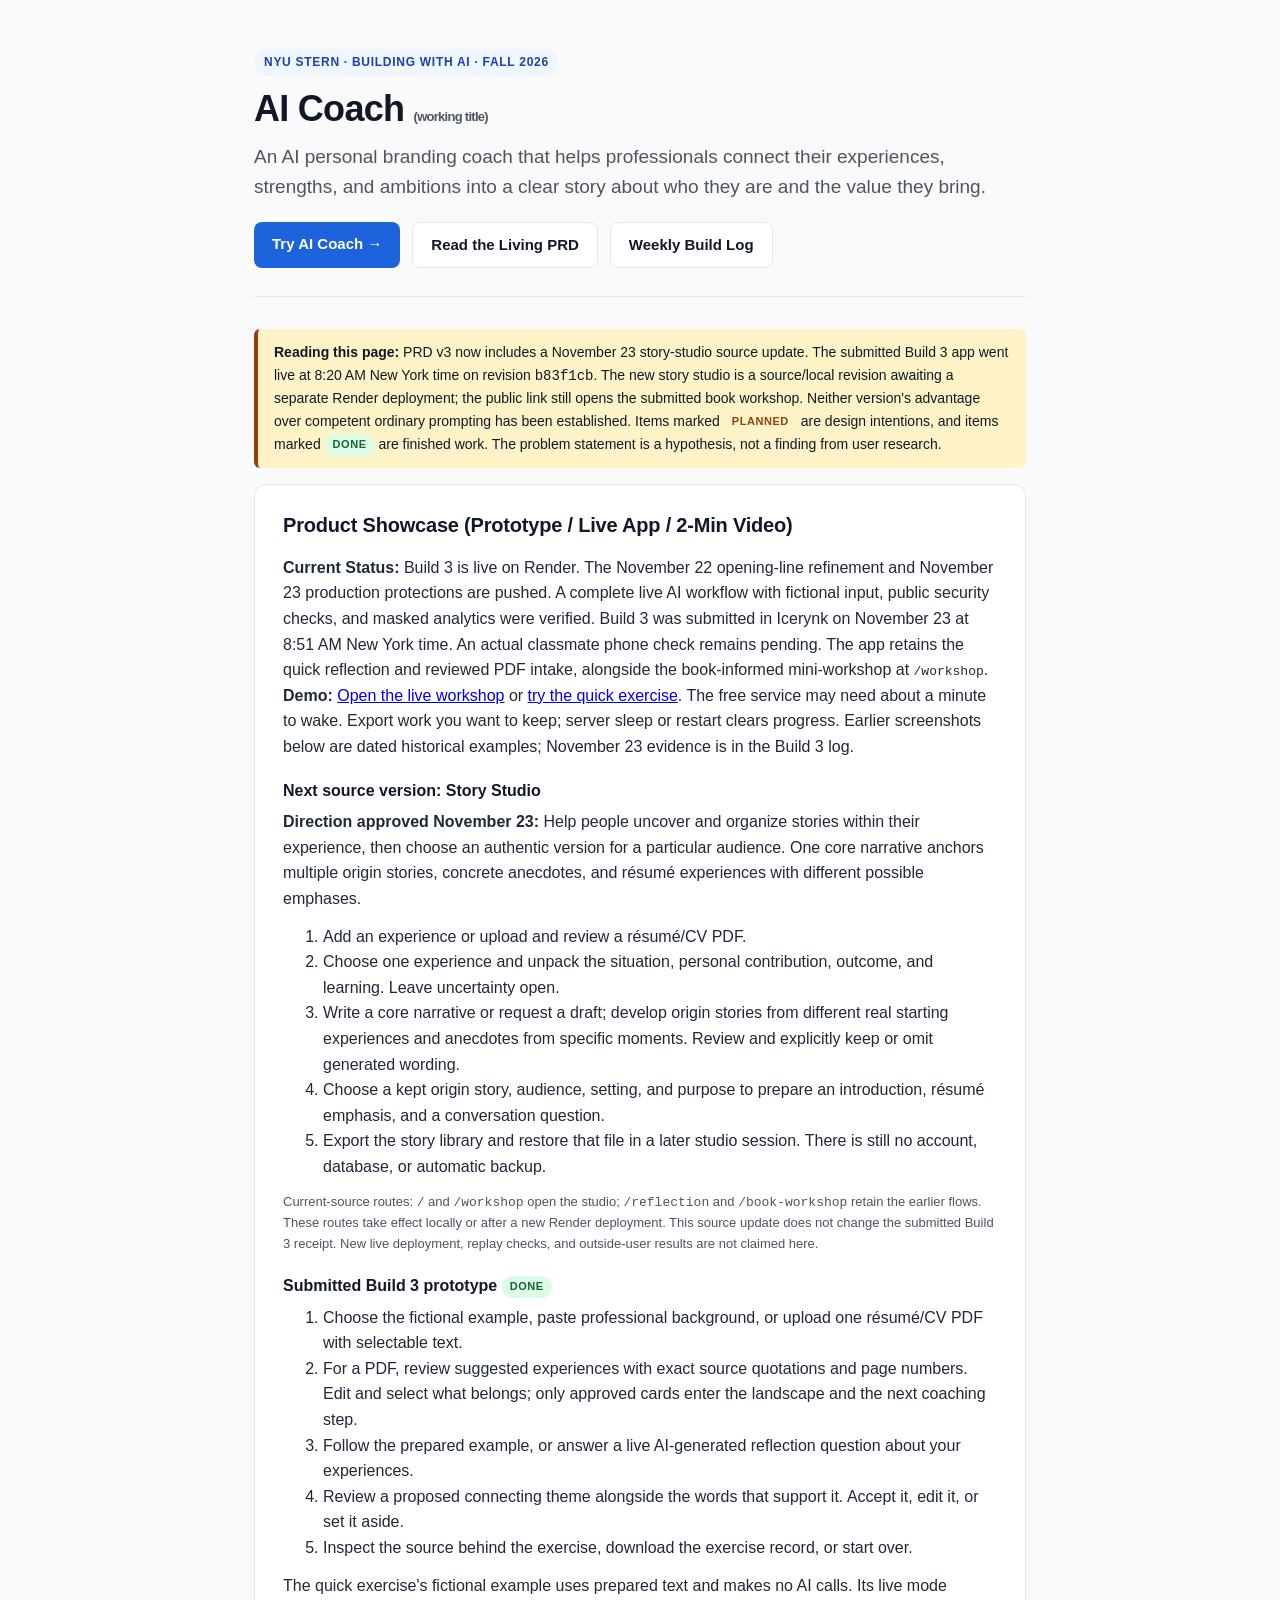
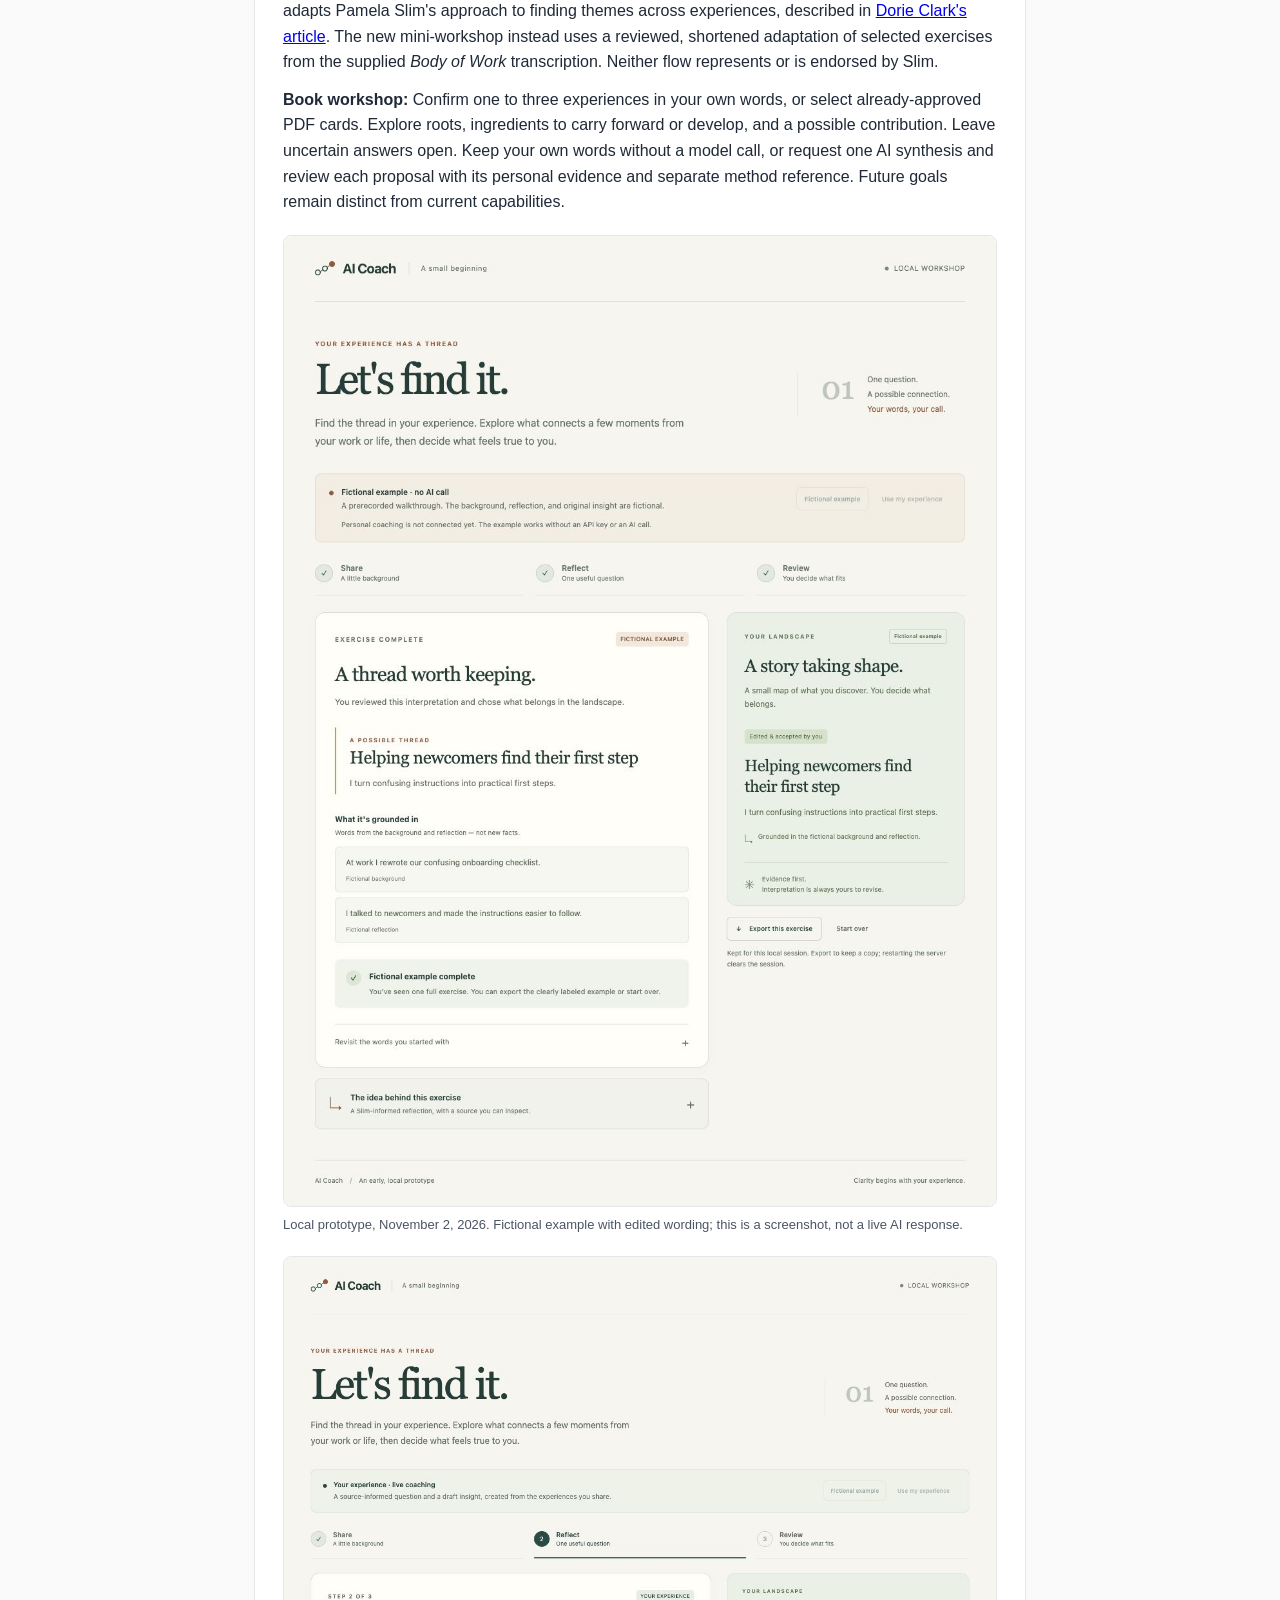
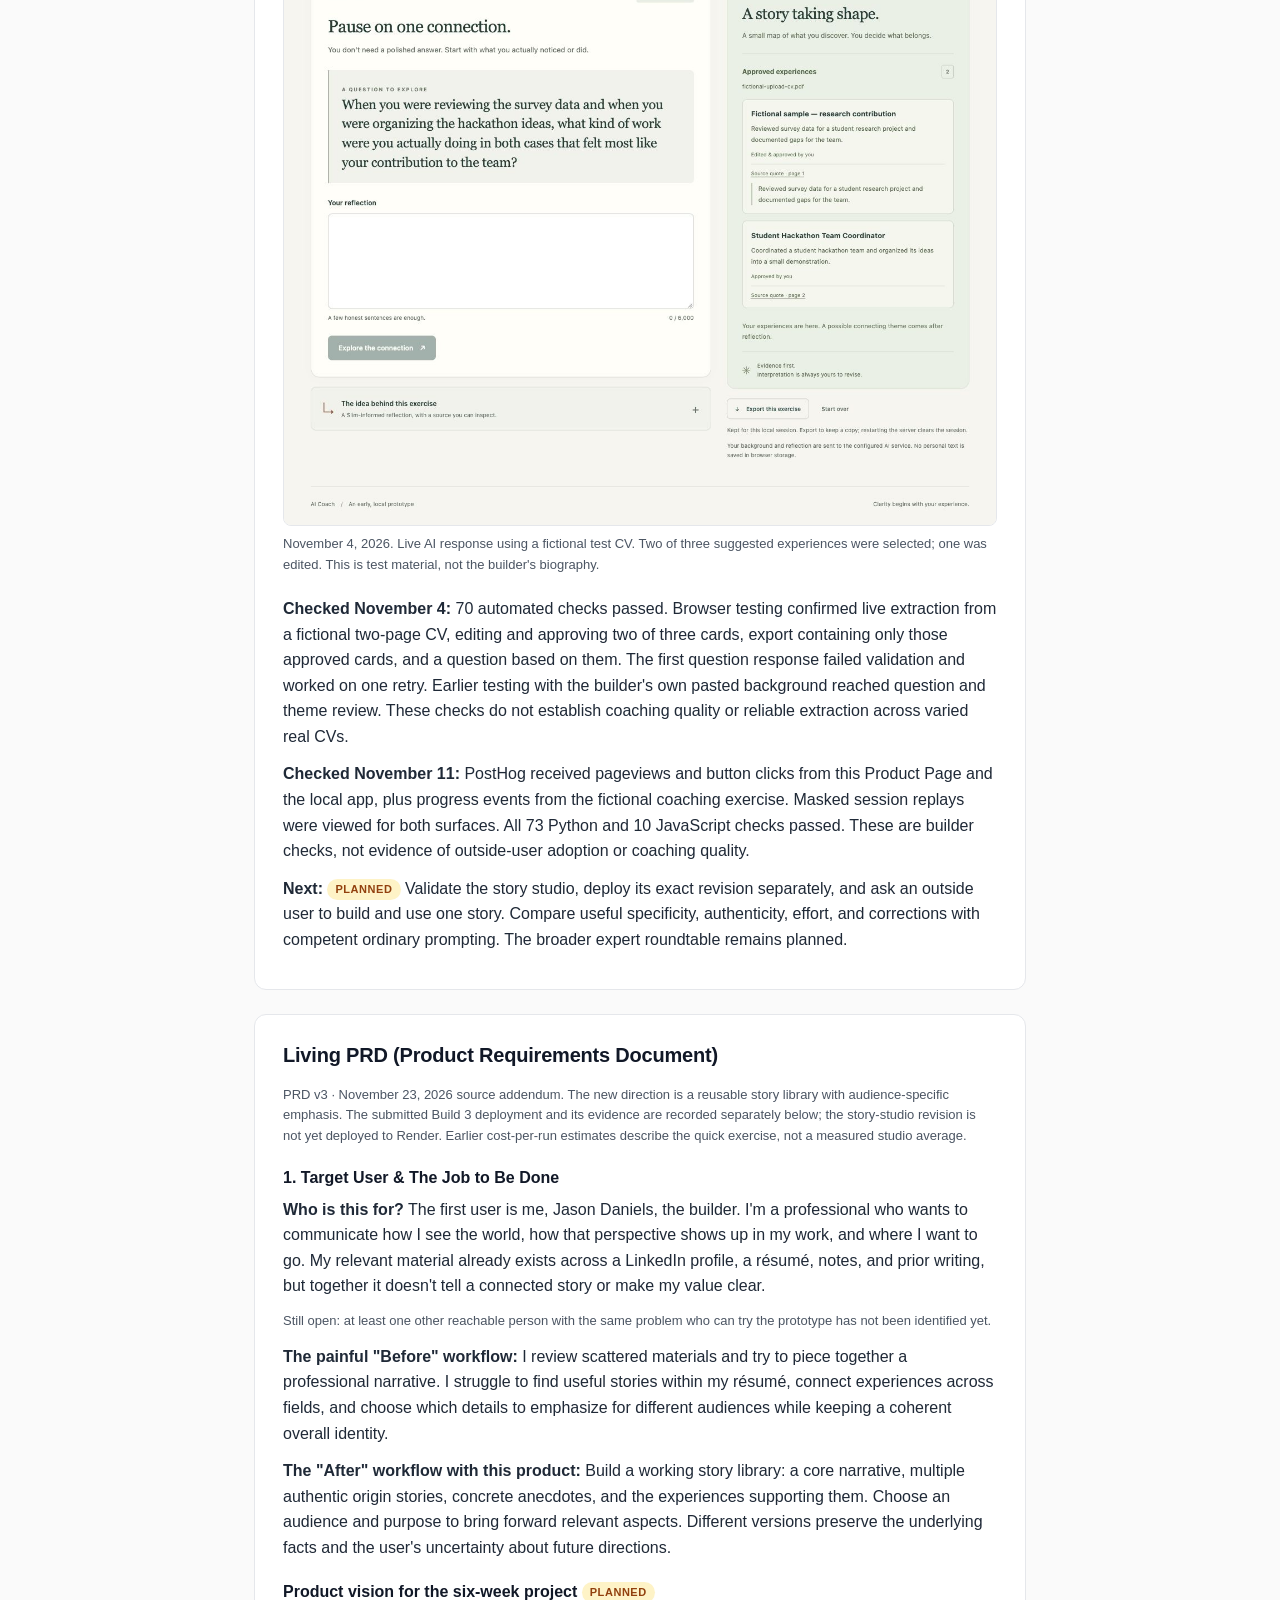
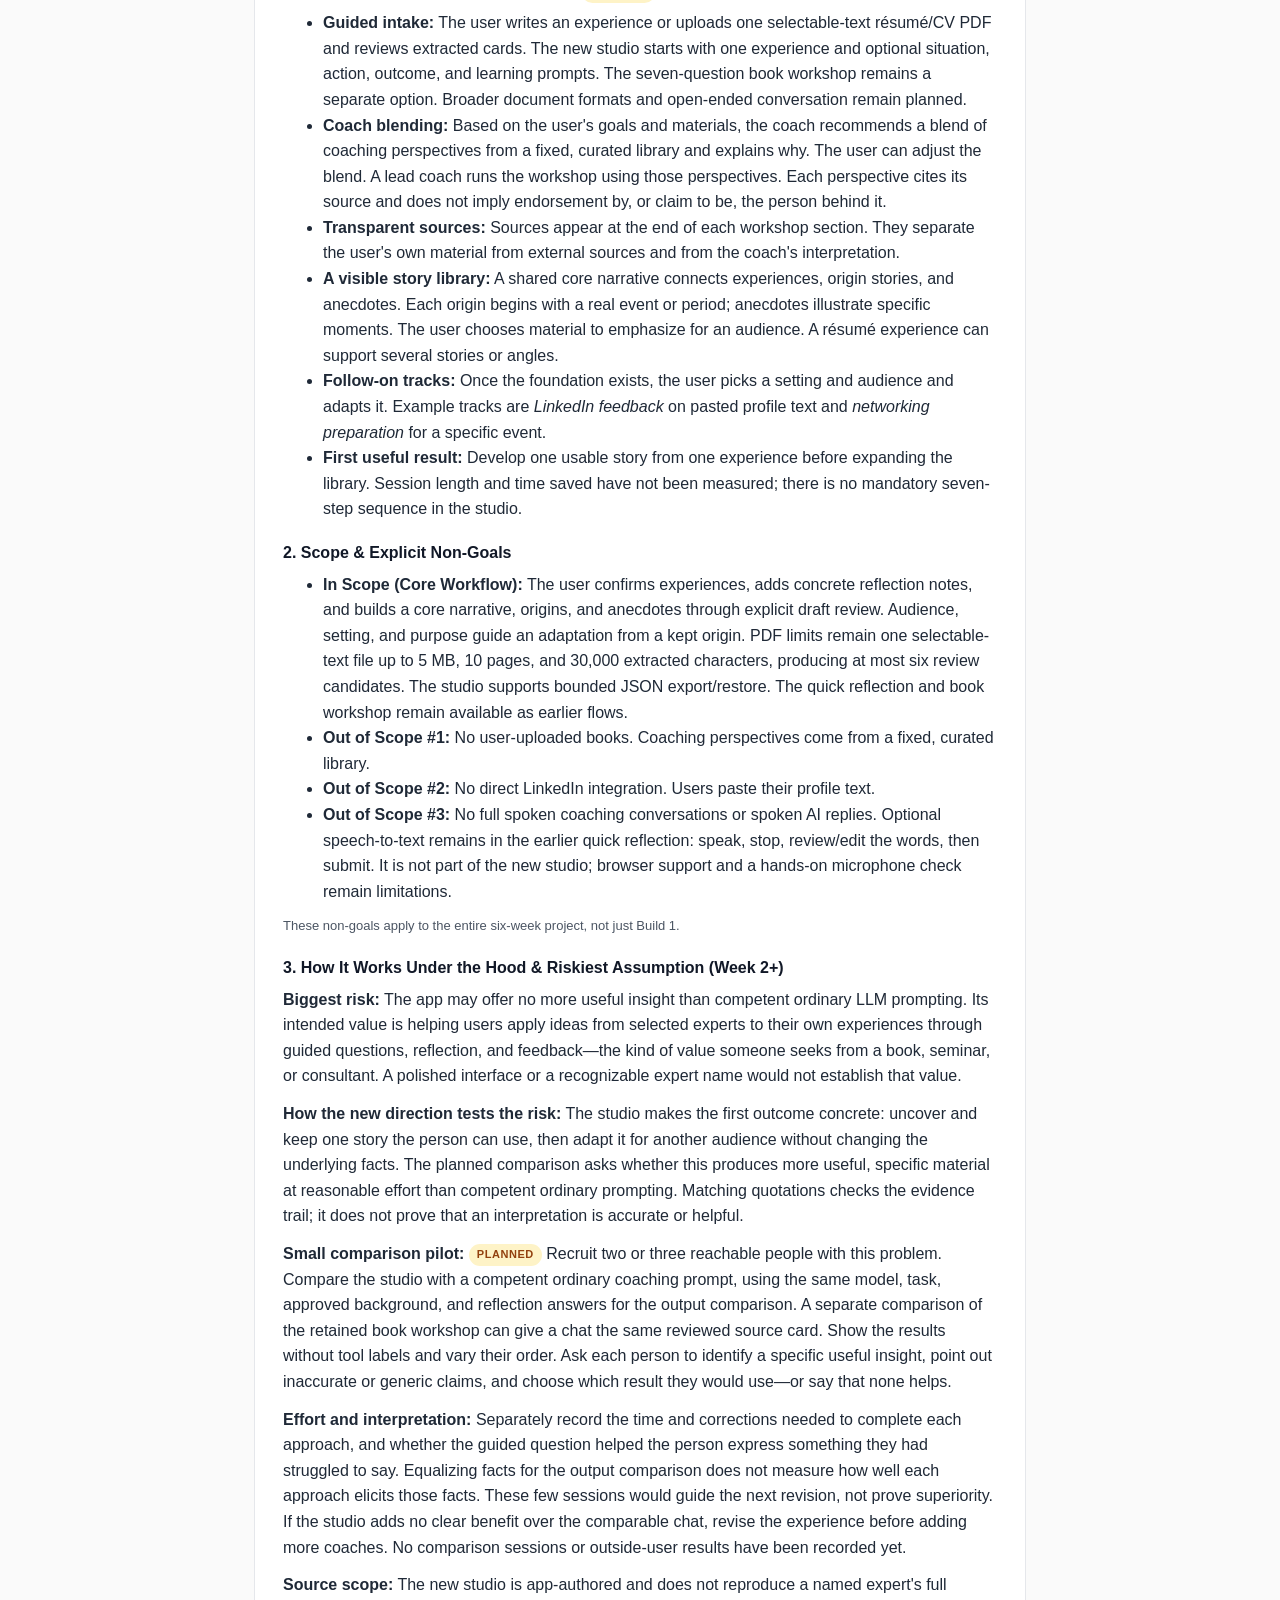
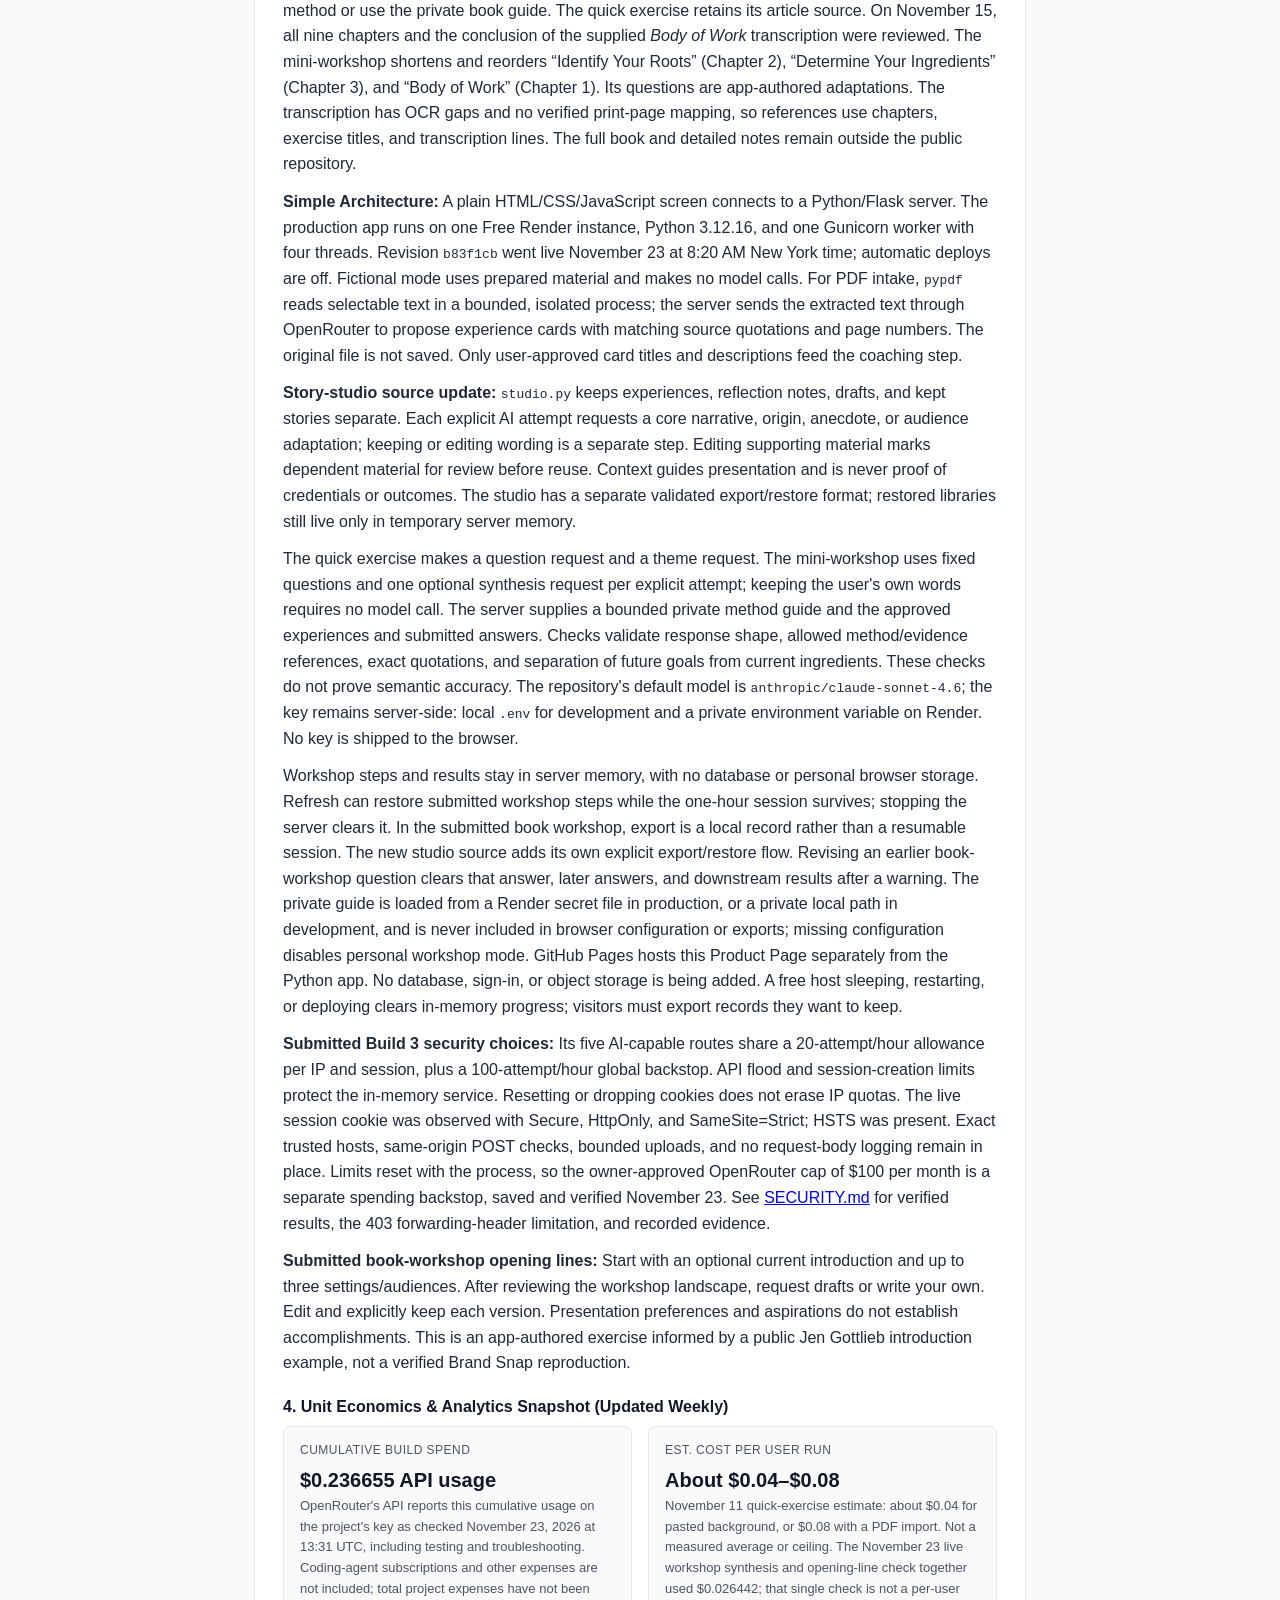
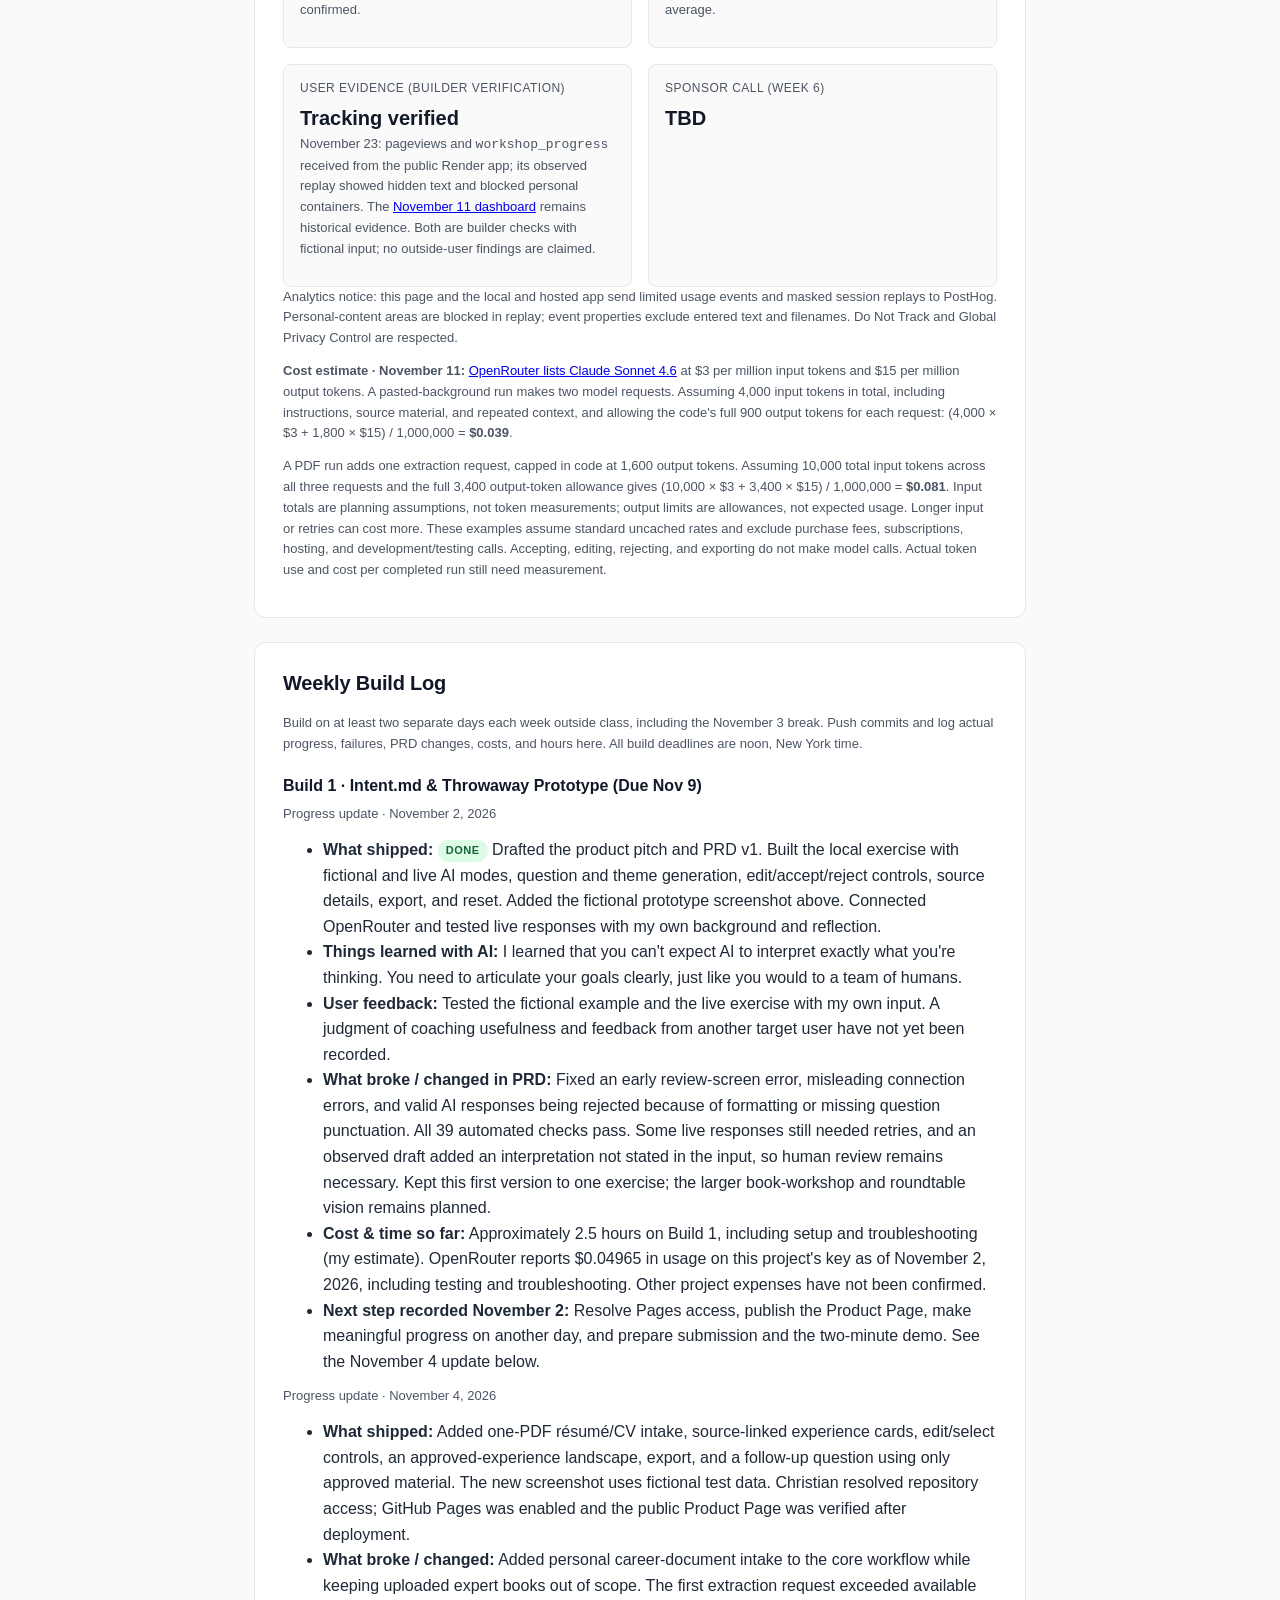
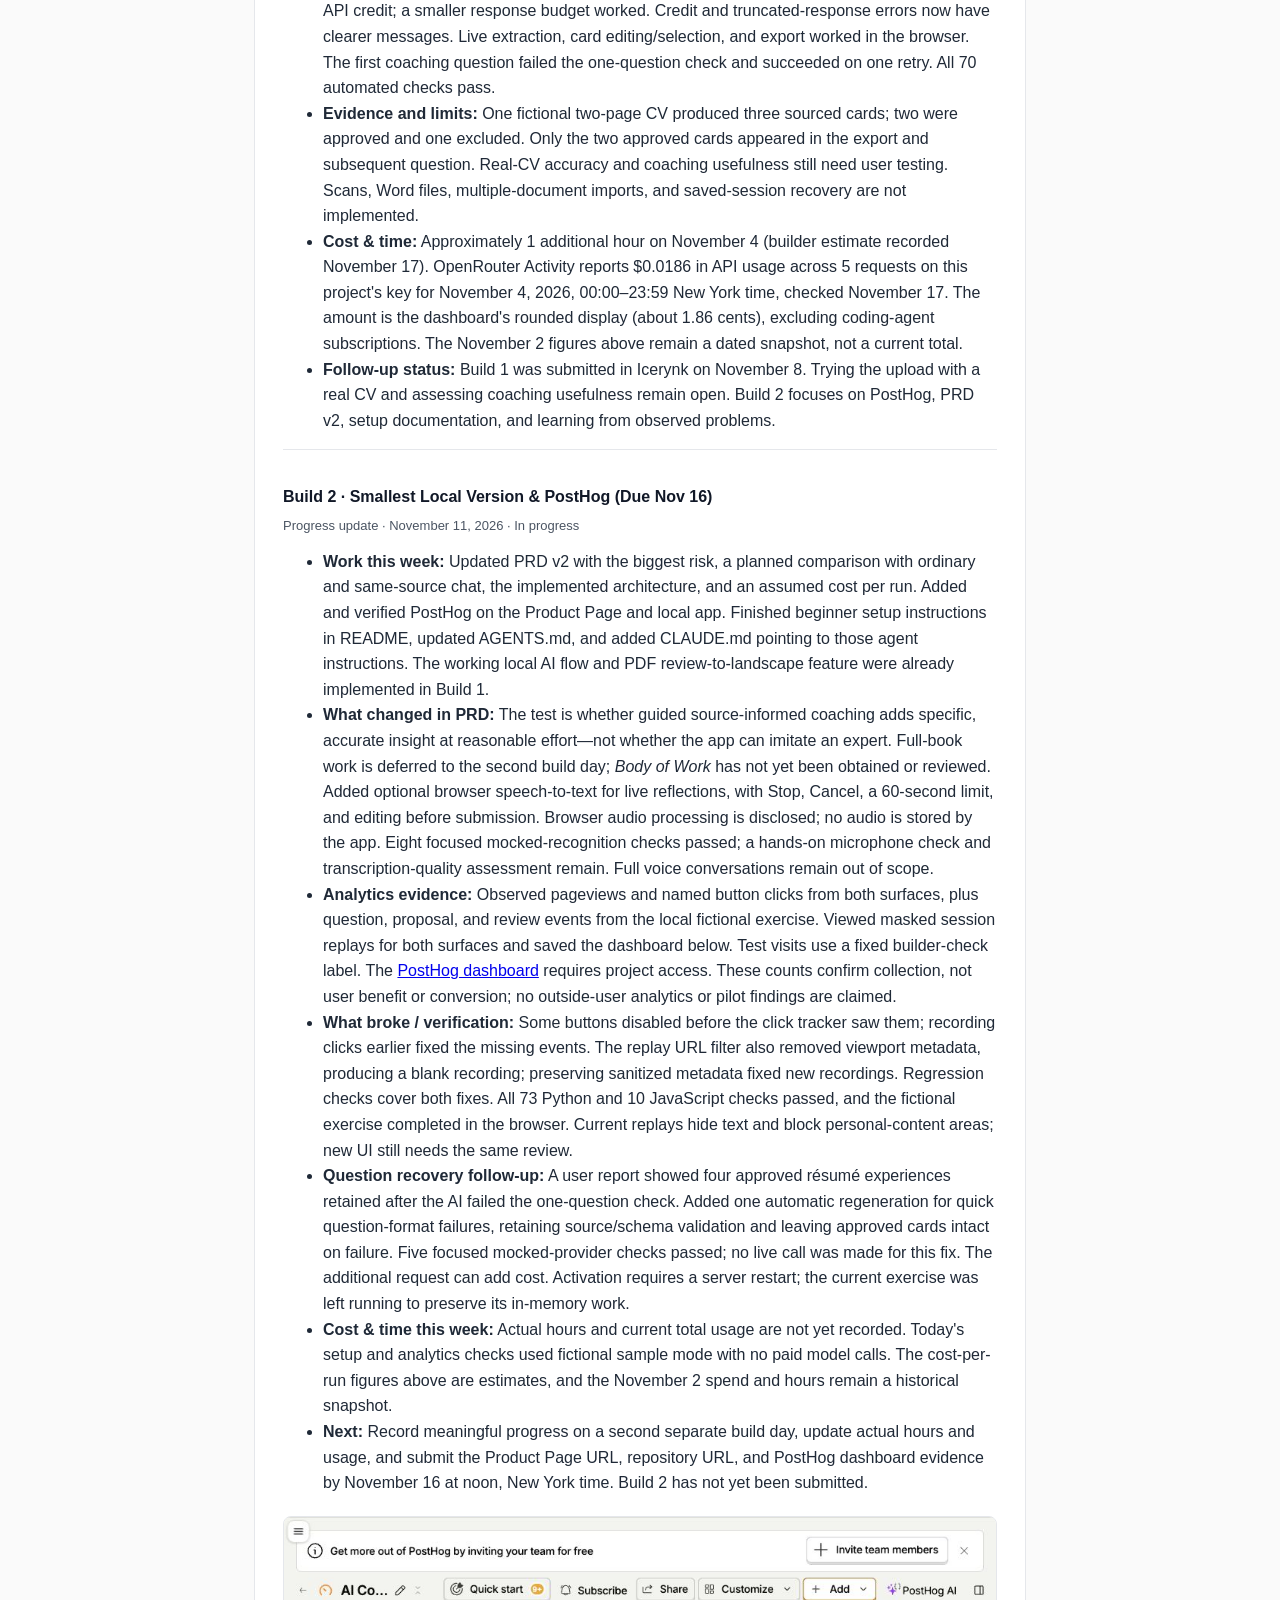
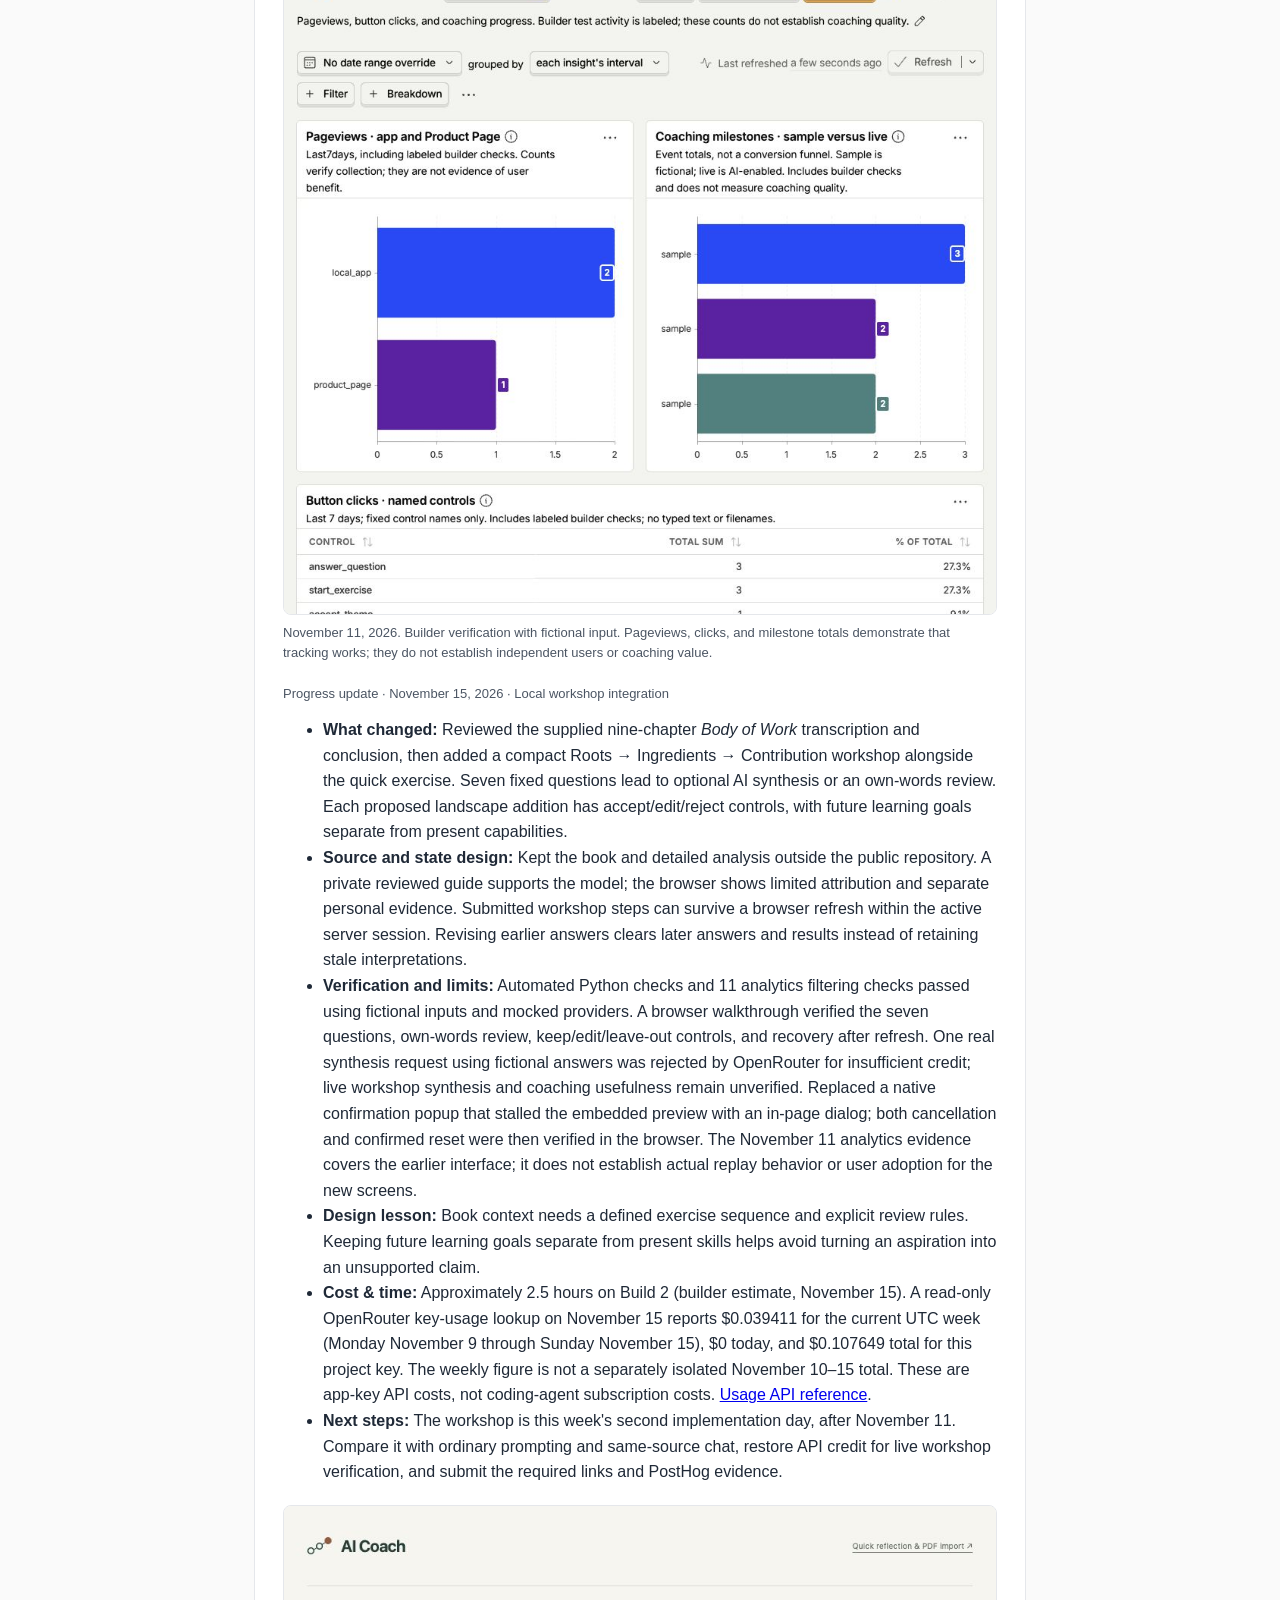
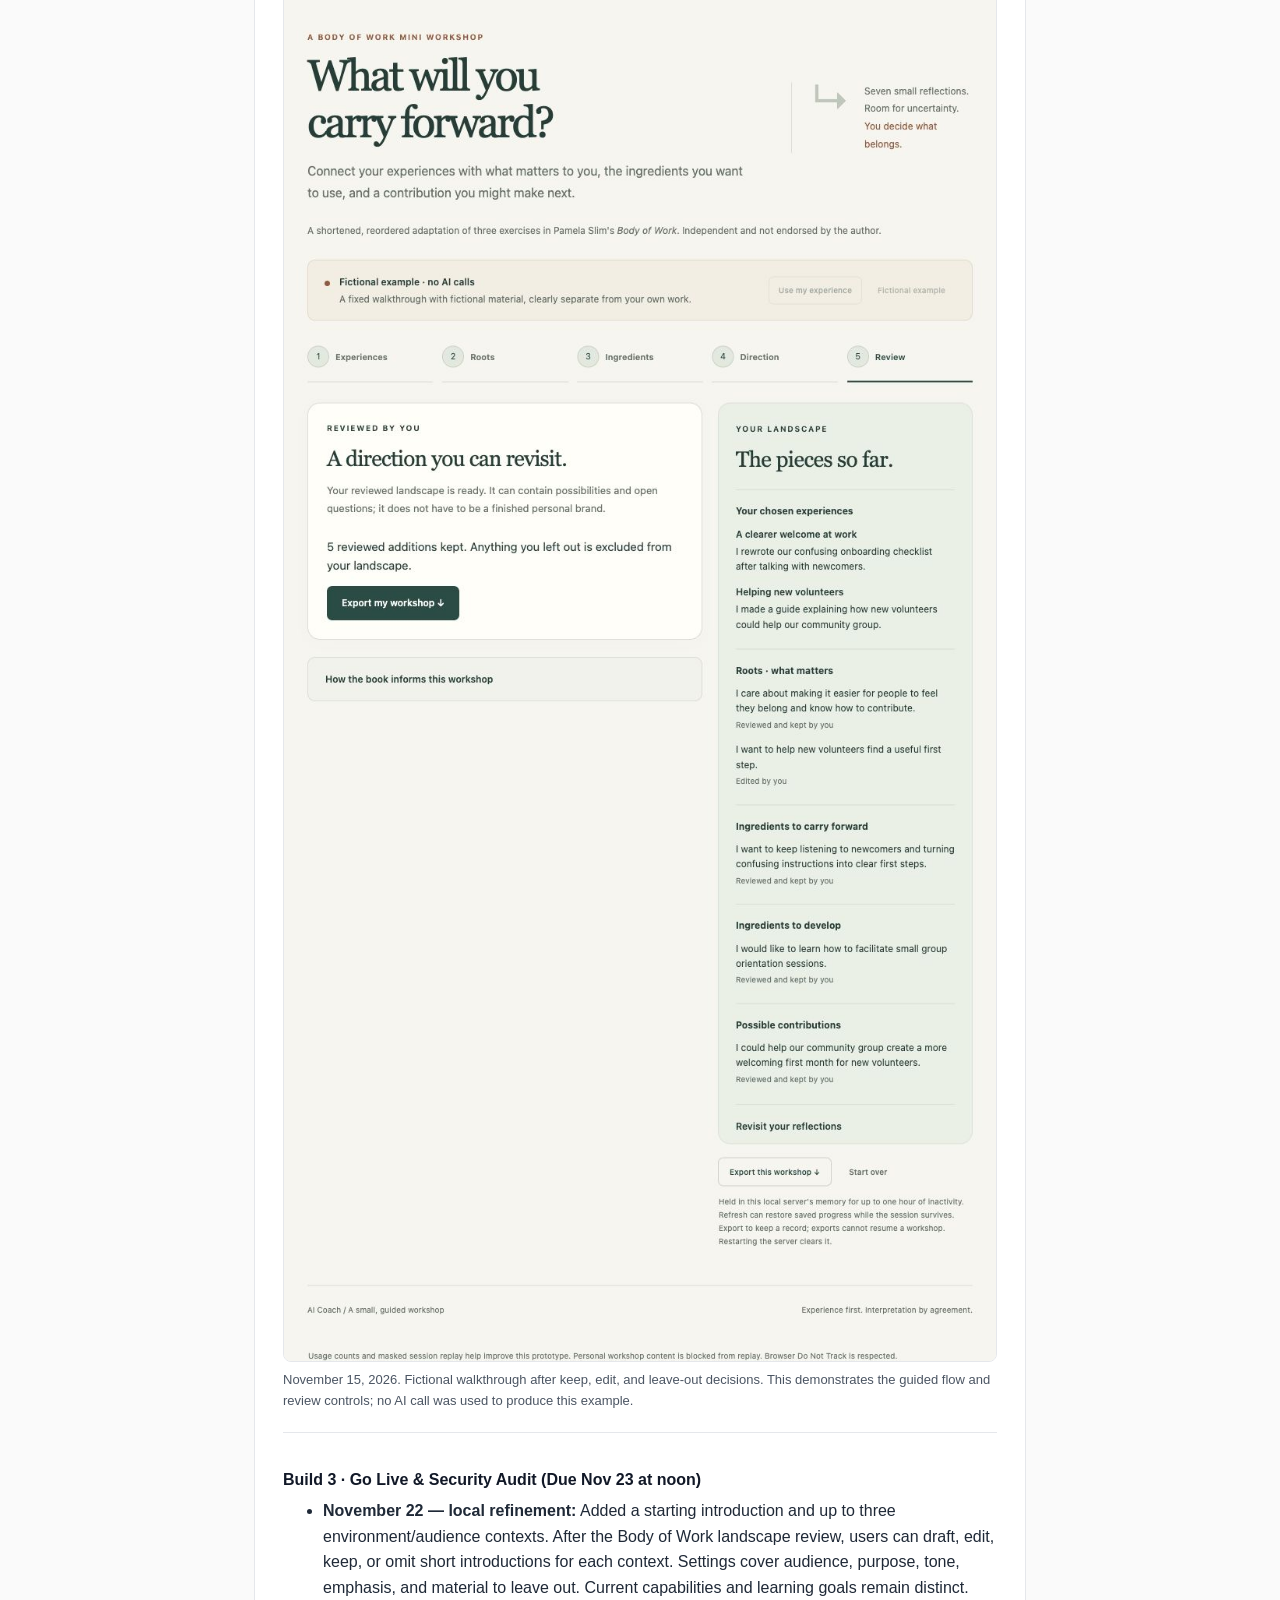
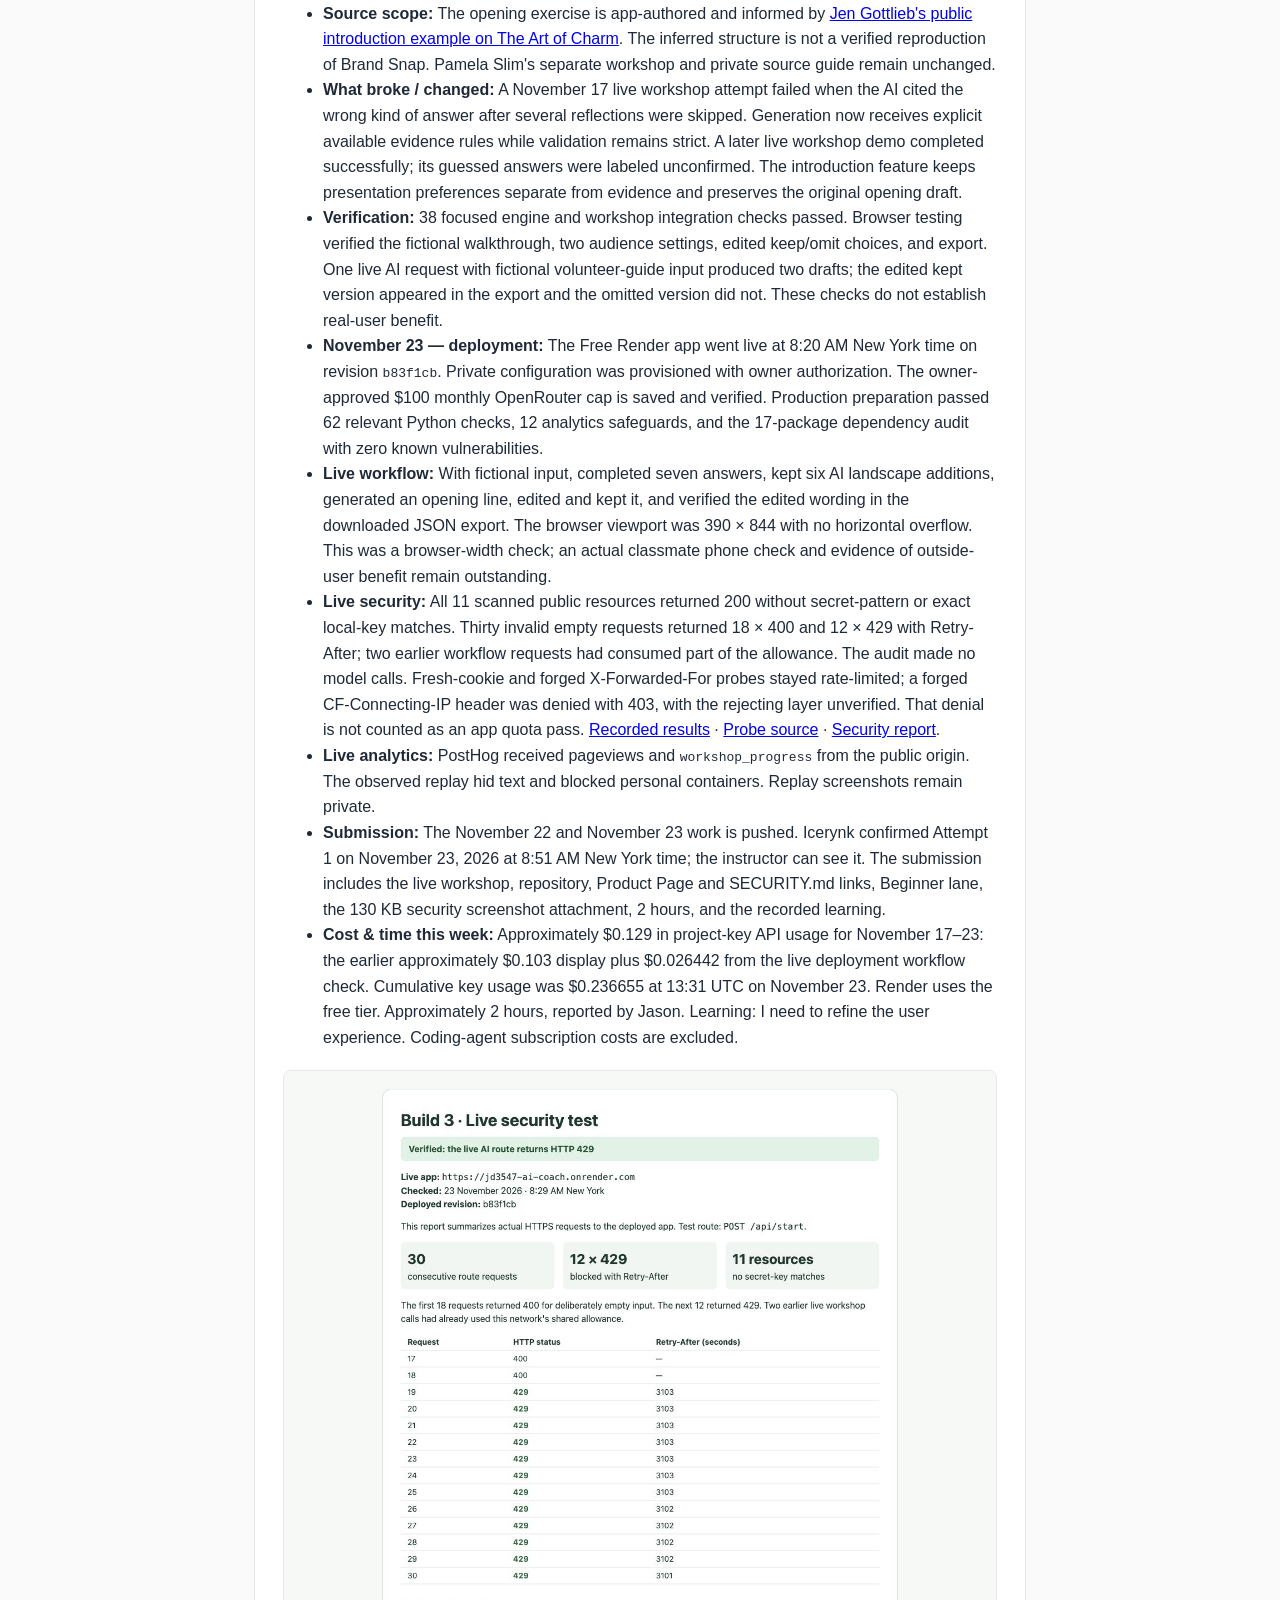
<file: docs/index.html>
<!DOCTYPE html>
<html lang="en">
<head>
  <meta charset="UTF-8" />
  <meta name="viewport" content="width=device-width, initial-scale=1.0" />
  <title>AI Coach · Building with AI (Fall 2026)</title>
  <meta name="referrer" content="no-referrer">
  <script src="assets/analytics-config.js" defer></script>
  <script src="assets/analytics.js" defer data-analytics-surface="product_page"></script>

  <!-- Shared PostHog settings and privacy controls also serve the local app. -->

  <style>
    :root {
      --bg: #fafafa;
      --card: #ffffff;
      --text: #111827;
      --muted: #4b5563;
      --border: #e5e7eb;
      --accent: #1d63dc;
      --tag-bg: #eff6ff;
      --tag-text: #1e40af;
      --planned-bg: #fef3c7;
      --planned-text: #92400e;
      --done-bg: #dcfce7;
      --done-text: #166534;
    }
    * { box-sizing: border-box; }
    body {
      margin: 0;
      font-family: -apple-system, BlinkMacSystemFont, "DM Sans", "Segoe UI", Roboto, sans-serif;
      background: var(--bg);
      color: var(--text);
      line-height: 1.6;
    }
    .container {
      max-width: 820px;
      margin: 0 auto;
      padding: 48px 24px 80px;
    }
    header {
      border-bottom: 1px solid var(--border);
      padding-bottom: 28px;
      margin-bottom: 32px;
    }
    .eyebrow {
      display: inline-block;
      font-size: 12px;
      font-weight: 600;
      text-transform: uppercase;
      letter-spacing: 0.06em;
      background: var(--tag-bg);
      color: var(--tag-text);
      padding: 4px 10px;
      border-radius: 999px;
      margin-bottom: 12px;
    }
    h1 {
      font-size: 36px;
      line-height: 1.15;
      margin: 0 0 12px;
      letter-spacing: -0.02em;
    }
    .tagline {
      font-size: 19px;
      color: var(--muted);
      margin: 0 0 20px;
    }
    .cta-row {
      display: flex;
      gap: 12px;
      flex-wrap: wrap;
    }
    .btn {
      display: inline-block;
      padding: 10px 18px;
      border-radius: 8px;
      font-weight: 600;
      font-size: 15px;
      text-decoration: none;
      background: var(--accent);
      color: #fff;
    }
    .btn-secondary {
      background: var(--card);
      color: var(--text);
      border: 1px solid var(--border);
    }
    section {
      background: var(--card);
      border: 1px solid var(--border);
      border-radius: 12px;
      padding: 24px 28px;
      margin-bottom: 24px;
    }
    h2 {
      font-size: 20px;
      margin: 0 0 14px;
      letter-spacing: -0.01em;
    }
    h3 {
      font-size: 16px;
      margin: 18px 0 6px;
    }
    p, ul, ol {
      margin: 0 0 12px;
      color: #1f2937;
    }
    .grid-2 {
      display: grid;
      grid-template-columns: repeat(auto-fit, minmax(240px, 1fr));
      gap: 16px;
    }
    .stat-box {
      border: 1px solid var(--border);
      border-radius: 8px;
      padding: 14px 16px;
      background: var(--bg);
    }
    .stat-label {
      font-size: 12px;
      color: var(--muted);
      text-transform: uppercase;
      letter-spacing: 0.04em;
    }
    .stat-value {
      font-size: 20px;
      font-weight: 700;
      margin-top: 4px;
    }
    .log-entry {
      border-top: 1px solid var(--border);
      padding-top: 16px;
      margin-top: 16px;
    }
    .log-entry:first-of-type {
      border-top: none;
      padding-top: 0;
      margin-top: 0;
    }
    .meta {
      font-size: 13px;
      color: var(--muted);
    }
    .status {
      display: inline-block;
      font-size: 11px;
      font-weight: 700;
      text-transform: uppercase;
      letter-spacing: 0.05em;
      padding: 2px 8px;
      border-radius: 999px;
      vertical-align: middle;
    }
    .status-planned {
      background: var(--planned-bg);
      color: var(--planned-text);
    }
    .status-done {
      background: var(--done-bg);
      color: var(--done-text);
    }
    .callout {
      border-left: 4px solid var(--planned-text);
      background: var(--planned-bg);
      padding: 12px 16px;
      border-radius: 6px;
      margin-bottom: 16px;
      font-size: 14px;
    }
    .prototype-figure { margin: 20px 0; }
    .prototype-figure img {
      display: block;
      width: 100%;
      height: auto;
      border: 1px solid var(--border);
      border-radius: 8px;
    }
    .prototype-figure figcaption { margin-top: 8px; }
  </style>
</head>
<body>
  <div class="container">
    <!-- HERO / PRODUCT PITCH -->
    <header>
      <span class="eyebrow">NYU Stern · Building with AI · Fall 2026</span>
      <h1>AI Coach <span class="meta">(working title)</span></h1>
      <p class="tagline">An AI personal branding coach that helps professionals connect their experiences, strengths, and ambitions into a clear story about who they are and the value they bring.</p>
      <div class="cta-row">
        <a class="btn" href="https://jd3547-ai-coach.onrender.com/workshop">Try AI Coach →</a>
        <a class="btn btn-secondary" href="#prd">Read the Living PRD</a>
        <a class="btn btn-secondary" href="#build-log">Weekly Build Log</a>
      </div>
    </header>

    <div class="callout">
      <strong>Reading this page:</strong> PRD v3 now includes a November 23 story-studio source update. The submitted Build 3 app went live at 8:20 AM New York time on revision <code>b83f1cb</code>. The new story studio is a source/local revision awaiting a separate Render deployment; the public link still opens the submitted book workshop. Neither version's advantage over competent ordinary prompting has been established. Items marked
      <span class="status status-planned">Planned</span> are design intentions, and items marked
      <span class="status status-done">Done</span> are finished work. The problem statement is a hypothesis, not a finding from user research.
    </div>

    <!-- DEMO / SCREENSHOT / VIDEO SHOWCASE -->
    <section id="live-demo">
      <h2>Product Showcase (Prototype / Live App / 2-Min Video)</h2>
      <p>
        <strong>Current Status:</strong> Build 3 is live on Render. The November 22 opening-line refinement and November 23 production protections are pushed. A complete live AI workflow with fictional input, public security checks, and masked analytics were verified. Build 3 was submitted in Icerynk on November 23 at 8:51 AM New York time. An actual classmate phone check remains pending. The app retains the quick reflection and reviewed PDF intake, alongside the book-informed mini-workshop at <code>/workshop</code>.<br />
        <strong>Demo:</strong> <a href="https://jd3547-ai-coach.onrender.com/workshop">Open the live workshop</a> or <a href="https://jd3547-ai-coach.onrender.com/">try the quick exercise</a>. The free service may need about a minute to wake. Export work you want to keep; server sleep or restart clears progress. Earlier screenshots below are dated historical examples; November 23 evidence is in the Build 3 log.
      </p>

      <h3>Next source version: Story Studio</h3>
      <p><strong>Direction approved November 23:</strong> Help people uncover and organize stories within their experience, then choose an authentic version for a particular audience. One core narrative anchors multiple origin stories, concrete anecdotes, and résumé experiences with different possible emphases.</p>
      <ol>
        <li>Add an experience or upload and review a résumé/CV PDF.</li>
        <li>Choose one experience and unpack the situation, personal contribution, outcome, and learning. Leave uncertainty open.</li>
        <li>Write a core narrative or request a draft; develop origin stories from different real starting experiences and anecdotes from specific moments. Review and explicitly keep or omit generated wording.</li>
        <li>Choose a kept origin story, audience, setting, and purpose to prepare an introduction, résumé emphasis, and a conversation question.</li>
        <li>Export the story library and restore that file in a later studio session. There is still no account, database, or automatic backup.</li>
      </ol>
      <p class="meta">Current-source routes: <code>/</code> and <code>/workshop</code> open the studio; <code>/reflection</code> and <code>/book-workshop</code> retain the earlier flows. These routes take effect locally or after a new Render deployment. This source update does not change the submitted Build 3 receipt. New live deployment, replay checks, and outside-user results are not claimed here.</p>

      <h3>Submitted Build 3 prototype <span class="status status-done">Done</span></h3>
      <ol>
        <li>Choose the fictional example, paste professional background, or upload one résumé/CV PDF with selectable text.</li>
        <li>For a PDF, review suggested experiences with exact source quotations and page numbers. Edit and select what belongs; only approved cards enter the landscape and the next coaching step.</li>
        <li>Follow the prepared example, or answer a live AI-generated reflection question about your experiences.</li>
        <li>Review a proposed connecting theme alongside the words that support it. Accept it, edit it, or set it aside.</li>
        <li>Inspect the source behind the exercise, download the exercise record, or start over.</li>
      </ol>
      <p>The quick exercise's fictional example uses prepared text and makes no AI calls. Its live mode adapts Pamela Slim's approach to finding themes across experiences, described in <a href="https://dorieclark.com/blog/build-personal-brand/">Dorie Clark's article</a>. The new mini-workshop instead uses a reviewed, shortened adaptation of selected exercises from the supplied <em>Body of Work</em> transcription. Neither flow represents or is endorsed by Slim.</p>
      <p><strong>Book workshop:</strong> Confirm one to three experiences in your own words, or select already-approved PDF cards. Explore roots, ingredients to carry forward or develop, and a possible contribution. Leave uncertain answers open. Keep your own words without a model call, or request one AI synthesis and review each proposal with its personal evidence and separate method reference. Future goals remain distinct from current capabilities.</p>
      <figure class="prototype-figure">
        <a href="assets/prototype-nov-02.jpg" aria-label="Open the fictional prototype screenshot at full size">
          <img src="assets/prototype-nov-02.jpg" alt="AI Coach's fictional example after review: an edited theme, Helping newcomers find their first step, appears with supporting example quotations and export and start-over controls." loading="lazy" />
        </a>
        <figcaption class="meta">Local prototype, November 2, 2026. Fictional example with edited wording; this is a screenshot, not a live AI response.</figcaption>
      </figure>
      <figure class="prototype-figure">
        <a href="assets/document-landscape-nov-04.jpg" aria-label="Open the fictional CV import screenshot at full size">
          <img src="assets/document-landscape-nov-04.jpg" alt="AI Coach shows two approved experience cards from a fictional CV, an exact source quote on page one, and a live coaching question referring to the research and hackathon experiences." loading="lazy" />
        </a>
        <figcaption class="meta">November 4, 2026. Live AI response using a fictional test CV. Two of three suggested experiences were selected; one was edited. This is test material, not the builder's biography.</figcaption>
      </figure>
      <p><strong>Checked November 4:</strong> 70 automated checks passed. Browser testing confirmed live extraction from a fictional two-page CV, editing and approving two of three cards, export containing only those approved cards, and a question based on them. The first question response failed validation and worked on one retry. Earlier testing with the builder's own pasted background reached question and theme review. These checks do not establish coaching quality or reliable extraction across varied real CVs.</p>
      <p><strong>Checked November 11:</strong> PostHog received pageviews and button clicks from this Product Page and the local app, plus progress events from the fictional coaching exercise. Masked session replays were viewed for both surfaces. All 73 Python and 10 JavaScript checks passed. These are builder checks, not evidence of outside-user adoption or coaching quality.</p>
      <p><strong>Next:</strong> <span class="status status-planned">Planned</span> Validate the story studio, deploy its exact revision separately, and ask an outside user to build and use one story. Compare useful specificity, authenticity, effort, and corrections with competent ordinary prompting. The broader expert roundtable remains planned.</p>
    </section>

    <!-- LIVING PRD (Updated every week!) -->
    <section id="prd">
      <h2>Living PRD (Product Requirements Document)</h2>
      <p class="meta">PRD v3 · November 23, 2026 source addendum. The new direction is a reusable story library with audience-specific emphasis. The submitted Build 3 deployment and its evidence are recorded separately below; the story-studio revision is not yet deployed to Render. Earlier cost-per-run estimates describe the quick exercise, not a measured studio average.</p>

      <h3>1. Target User & The Job to Be Done</h3>
      <p><strong>Who is this for?</strong> The first user is me, Jason Daniels, the builder. I'm a professional who wants to communicate how I see the world, how that perspective shows up in my work, and where I want to go. My relevant material already exists across a LinkedIn profile, a résumé, notes, and prior writing, but together it doesn't tell a connected story or make my value clear.</p>
      <p class="meta">Still open: at least one other reachable person with the same problem who can try the prototype has not been identified yet.</p>
      <p><strong>The painful "Before" workflow:</strong> I review scattered materials and try to piece together a professional narrative. I struggle to find useful stories within my résumé, connect experiences across fields, and choose which details to emphasize for different audiences while keeping a coherent overall identity.</p>
      <p><strong>The "After" workflow with this product:</strong> Build a working story library: a core narrative, multiple authentic origin stories, concrete anecdotes, and the experiences supporting them. Choose an audience and purpose to bring forward relevant aspects. Different versions preserve the underlying facts and the user's uncertainty about future directions.</p>

      <h3>Product vision for the six-week project <span class="status status-planned">Planned</span></h3>
      <ul>
        <li><strong>Guided intake:</strong> The user writes an experience or uploads one selectable-text résumé/CV PDF and reviews extracted cards. The new studio starts with one experience and optional situation, action, outcome, and learning prompts. The seven-question book workshop remains a separate option. Broader document formats and open-ended conversation remain planned.</li>
        <li><strong>Coach blending:</strong> Based on the user's goals and materials, the coach recommends a blend of coaching perspectives from a fixed, curated library and explains why. The user can adjust the blend. A lead coach runs the workshop using those perspectives. Each perspective cites its source and does not imply endorsement by, or claim to be, the person behind it.</li>
        <li><strong>Transparent sources:</strong> Sources appear at the end of each workshop section. They separate the user's own material from external sources and from the coach's interpretation.</li>
        <li><strong>A visible story library:</strong> A shared core narrative connects experiences, origin stories, and anecdotes. Each origin begins with a real event or period; anecdotes illustrate specific moments. The user chooses material to emphasize for an audience. A résumé experience can support several stories or angles.</li>
        <li><strong>Follow-on tracks:</strong> Once the foundation exists, the user picks a setting and audience and adapts it. Example tracks are <em>LinkedIn feedback</em> on pasted profile text and <em>networking preparation</em> for a specific event.</li>
        <li><strong>First useful result:</strong> Develop one usable story from one experience before expanding the library. Session length and time saved have not been measured; there is no mandatory seven-step sequence in the studio.</li>
      </ul>

      <h3>2. Scope & Explicit Non-Goals</h3>
      <ul>
        <li><strong>In Scope (Core Workflow):</strong> The user confirms experiences, adds concrete reflection notes, and builds a core narrative, origins, and anecdotes through explicit draft review. Audience, setting, and purpose guide an adaptation from a kept origin. PDF limits remain one selectable-text file up to 5 MB, 10 pages, and 30,000 extracted characters, producing at most six review candidates. The studio supports bounded JSON export/restore. The quick reflection and book workshop remain available as earlier flows.</li>
        <li><strong>Out of Scope #1:</strong> No user-uploaded books. Coaching perspectives come from a fixed, curated library.</li>
        <li><strong>Out of Scope #2:</strong> No direct LinkedIn integration. Users paste their profile text.</li>
        <li><strong>Out of Scope #3:</strong> No full spoken coaching conversations or spoken AI replies. Optional speech-to-text remains in the earlier quick reflection: speak, stop, review/edit the words, then submit. It is not part of the new studio; browser support and a hands-on microphone check remain limitations.</li>
      </ul>
      <p class="meta">These non-goals apply to the entire six-week project, not just Build 1.</p>

      <h3>3. How It Works Under the Hood & Riskiest Assumption (Week 2+)</h3>
      <p><strong>Biggest risk:</strong> The app may offer no more useful insight than competent ordinary LLM prompting. Its intended value is helping users apply ideas from selected experts to their own experiences through guided questions, reflection, and feedback—the kind of value someone seeks from a book, seminar, or consultant. A polished interface or a recognizable expert name would not establish that value.</p>
      <p><strong>How the new direction tests the risk:</strong> The studio makes the first outcome concrete: uncover and keep one story the person can use, then adapt it for another audience without changing the underlying facts. The planned comparison asks whether this produces more useful, specific material at reasonable effort than competent ordinary prompting. Matching quotations checks the evidence trail; it does not prove that an interpretation is accurate or helpful.</p>
      <p><strong>Small comparison pilot:</strong> <span class="status status-planned">Planned</span> Recruit two or three reachable people with this problem. Compare the studio with a competent ordinary coaching prompt, using the same model, task, approved background, and reflection answers for the output comparison. A separate comparison of the retained book workshop can give a chat the same reviewed source card. Show the results without tool labels and vary their order. Ask each person to identify a specific useful insight, point out inaccurate or generic claims, and choose which result they would use—or say that none helps.</p>
      <p><strong>Effort and interpretation:</strong> Separately record the time and corrections needed to complete each approach, and whether the guided question helped the person express something they had struggled to say. Equalizing facts for the output comparison does not measure how well each approach elicits those facts. These few sessions would guide the next revision, not prove superiority. If the studio adds no clear benefit over the comparable chat, revise the experience before adding more coaches. No comparison sessions or outside-user results have been recorded yet.</p>
      <p><strong>Source scope:</strong> The new studio is app-authored and does not reproduce a named expert's full method or use the private book guide. The quick exercise retains its article source. On November 15, all nine chapters and the conclusion of the supplied <em>Body of Work</em> transcription were reviewed. The mini-workshop shortens and reorders “Identify Your Roots” (Chapter 2), “Determine Your Ingredients” (Chapter 3), and “Body of Work” (Chapter 1). Its questions are app-authored adaptations. The transcription has OCR gaps and no verified print-page mapping, so references use chapters, exercise titles, and transcription lines. The full book and detailed notes remain outside the public repository.</p>
      <p><strong>Simple Architecture:</strong> A plain HTML/CSS/JavaScript screen connects to a Python/Flask server. The production app runs on one Free Render instance, Python 3.12.16, and one Gunicorn worker with four threads. Revision <code>b83f1cb</code> went live November 23 at 8:20 AM New York time; automatic deploys are off. Fictional mode uses prepared material and makes no model calls. For PDF intake, <code>pypdf</code> reads selectable text in a bounded, isolated process; the server sends the extracted text through OpenRouter to propose experience cards with matching source quotations and page numbers. The original file is not saved. Only user-approved card titles and descriptions feed the coaching step.</p>
      <p><strong>Story-studio source update:</strong> <code>studio.py</code> keeps experiences, reflection notes, drafts, and kept stories separate. Each explicit AI attempt requests a core narrative, origin, anecdote, or audience adaptation; keeping or editing wording is a separate step. Editing supporting material marks dependent material for review before reuse. Context guides presentation and is never proof of credentials or outcomes. The studio has a separate validated export/restore format; restored libraries still live only in temporary server memory.</p>

      <p>The quick exercise makes a question request and a theme request. The mini-workshop uses fixed questions and one optional synthesis request per explicit attempt; keeping the user's own words requires no model call. The server supplies a bounded private method guide and the approved experiences and submitted answers. Checks validate response shape, allowed method/evidence references, exact quotations, and separation of future goals from current ingredients. These checks do not prove semantic accuracy. The repository's default model is <code>anthropic/claude-sonnet-4.6</code>; the key remains server-side: local <code>.env</code> for development and a private environment variable on Render. No key is shipped to the browser.</p>
      <p>Workshop steps and results stay in server memory, with no database or personal browser storage. Refresh can restore submitted workshop steps while the one-hour session survives; stopping the server clears it. In the submitted book workshop, export is a local record rather than a resumable session. The new studio source adds its own explicit export/restore flow. Revising an earlier book-workshop question clears that answer, later answers, and downstream results after a warning. The private guide is loaded from a Render secret file in production, or a private local path in development, and is never included in browser configuration or exports; missing configuration disables personal workshop mode. GitHub Pages hosts this Product Page separately from the Python app. No database, sign-in, or object storage is being added. A free host sleeping, restarting, or deploying clears in-memory progress; visitors must export records they want to keep.</p>

      <p><strong>Submitted Build 3 security choices:</strong> Its five AI-capable routes share a 20-attempt/hour allowance per IP and session, plus a 100-attempt/hour global backstop. API flood and session-creation limits protect the in-memory service. Resetting or dropping cookies does not erase IP quotas. The live session cookie was observed with Secure, HttpOnly, and SameSite=Strict; HSTS was present. Exact trusted hosts, same-origin POST checks, bounded uploads, and no request-body logging remain in place. Limits reset with the process, so the owner-approved OpenRouter cap of $100 per month is a separate spending backstop, saved and verified November 23. See <a href="https://github.com/building-with-ai-f26/jd3547---AI-Coach/blob/main/SECURITY.md">SECURITY.md</a> for verified results, the 403 forwarding-header limitation, and recorded evidence.</p>
      <p><strong>Submitted book-workshop opening lines:</strong> Start with an optional current introduction and up to three settings/audiences. After reviewing the workshop landscape, request drafts or write your own. Edit and explicitly keep each version. Presentation preferences and aspirations do not establish accomplishments. This is an app-authored exercise informed by a public Jen Gottlieb introduction example, not a verified Brand Snap reproduction.</p>

      <h3>4. Unit Economics & Analytics Snapshot (Updated Weekly)</h3>
      <div class="grid-2">
        <div class="stat-box">
          <div class="stat-label">Cumulative Build Spend</div>
          <div class="stat-value">$0.236655 API usage</div>
          <p class="meta">OpenRouter's API reports this cumulative usage on the project's key as checked November 23, 2026 at 13:31 UTC, including testing and troubleshooting. Coding-agent subscriptions and other expenses are not included; total project expenses have not been confirmed.</p>
        </div>
        <div class="stat-box">
          <div class="stat-label">Est. Cost Per User Run</div>
          <div class="stat-value">About $0.04–$0.08</div>
          <p class="meta">November 11 quick-exercise estimate: about $0.04 for pasted background, or $0.08 with a PDF import. Not a measured average or ceiling. The November 23 live workshop synthesis and opening-line check together used $0.026442; that single check is not a per-user average.</p>
        </div>
        <div class="stat-box">
          <div class="stat-label">User Evidence (Builder Verification)</div>
          <div class="stat-value">Tracking verified</div>
          <p class="meta" id="analytics-verification">November 23: pageviews and <code>workshop_progress</code> received from the public Render app; its observed replay showed hidden text and blocked personal containers. The <a href="assets/posthog-dashboard-nov-11.jpg">November 11 dashboard</a> remains historical evidence. Both are builder checks with fictional input; no outside-user findings are claimed.</p>
        </div>
        <div class="stat-box">
          <div class="stat-label">Sponsor Call (Week 6)</div>
          <div class="stat-value">TBD</div>
        </div>
      </div>
      <p class="meta">Analytics notice: this page and the local and hosted app send limited usage events and masked session replays to PostHog. Personal-content areas are blocked in replay; event properties exclude entered text and filenames. Do Not Track and Global Privacy Control are respected.</p>
      <p class="meta"><strong>Cost estimate · November 11:</strong> <a href="https://openrouter.ai/anthropic/claude-sonnet-4.6">OpenRouter lists Claude Sonnet 4.6</a> at $3 per million input tokens and $15 per million output tokens. A pasted-background run makes two model requests. Assuming 4,000 input tokens in total, including instructions, source material, and repeated context, and allowing the code's full 900 output tokens for each request: (4,000 × $3 + 1,800 × $15) / 1,000,000 = <strong>$0.039</strong>.</p>
      <p class="meta">A PDF run adds one extraction request, capped in code at 1,600 output tokens. Assuming 10,000 total input tokens across all three requests and the full 3,400 output-token allowance gives (10,000 × $3 + 3,400 × $15) / 1,000,000 = <strong>$0.081</strong>. Input totals are planning assumptions, not token measurements; output limits are allowances, not expected usage. Longer input or retries can cost more. These examples assume standard uncached rates and exclude purchase fees, subscriptions, hosting, and development/testing calls. Accepting, editing, rejecting, and exporting do not make model calls. Actual token use and cost per completed run still need measurement.</p>
    </section>

    <!-- WEEKLY BUILD LOG (Updated at least twice a week via Git commits) -->
    <section id="build-log">
      <h2>Weekly Build Log</h2>
      <p class="meta">Build on at least two separate days each week outside class, including the November 3 break. Push commits and log actual progress, failures, PRD changes, costs, and hours here. All build deadlines are noon, New York time.</p>

      <div class="log-entry">
        <h3>Build 1 · Intent.md & Throwaway Prototype (Due Nov 9)</h3>
        <p class="meta">Progress update · November 2, 2026</p>
        <ul>
          <li><strong>What shipped:</strong> <span class="status status-done">Done</span> Drafted the product pitch and PRD v1. Built the local exercise with fictional and live AI modes, question and theme generation, edit/accept/reject controls, source details, export, and reset. Added the fictional prototype screenshot above. Connected OpenRouter and tested live responses with my own background and reflection.</li>
          <li><strong>Things learned with AI:</strong> I learned that you can't expect AI to interpret exactly what you're thinking. You need to articulate your goals clearly, just like you would to a team of humans.</li>
          <li><strong>User feedback:</strong> Tested the fictional example and the live exercise with my own input. A judgment of coaching usefulness and feedback from another target user have not yet been recorded.</li>
          <li><strong>What broke / changed in PRD:</strong> Fixed an early review-screen error, misleading connection errors, and valid AI responses being rejected because of formatting or missing question punctuation. All 39 automated checks pass. Some live responses still needed retries, and an observed draft added an interpretation not stated in the input, so human review remains necessary. Kept this first version to one exercise; the larger book-workshop and roundtable vision remains planned.</li>
          <li><strong>Cost & time so far:</strong> Approximately 2.5 hours on Build 1, including setup and troubleshooting (my estimate). OpenRouter reports $0.04965 in usage on this project's key as of November 2, 2026, including testing and troubleshooting. Other project expenses have not been confirmed.</li>
          <li><strong>Next step recorded November 2:</strong> Resolve Pages access, publish the Product Page, make meaningful progress on another day, and prepare submission and the two-minute demo. See the November 4 update below.</li>
        </ul>
        <p class="meta">Progress update · November 4, 2026</p>
        <ul>
          <li><strong>What shipped:</strong> Added one-PDF résumé/CV intake, source-linked experience cards, edit/select controls, an approved-experience landscape, export, and a follow-up question using only approved material. The new screenshot uses fictional test data. Christian resolved repository access; GitHub Pages was enabled and the public Product Page was verified after deployment.</li>
          <li><strong>What broke / changed:</strong> Added personal career-document intake to the core workflow while keeping uploaded expert books out of scope. The first extraction request exceeded available API credit; a smaller response budget worked. Credit and truncated-response errors now have clearer messages. Live extraction, card editing/selection, and export worked in the browser. The first coaching question failed the one-question check and succeeded on one retry. All 70 automated checks pass.</li>
          <li><strong>Evidence and limits:</strong> One fictional two-page CV produced three sourced cards; two were approved and one excluded. Only the two approved cards appeared in the export and subsequent question. Real-CV accuracy and coaching usefulness still need user testing. Scans, Word files, multiple-document imports, and saved-session recovery are not implemented.</li>
          <li><strong>Cost & time:</strong> Approximately 1 additional hour on November 4 (builder estimate recorded November 17). OpenRouter Activity reports $0.0186 in API usage across 5 requests on this project's key for November 4, 2026, 00:00–23:59 New York time, checked November 17. The amount is the dashboard's rounded display (about 1.86 cents), excluding coding-agent subscriptions. The November 2 figures above remain a dated snapshot, not a current total.</li>
          <li><strong>Follow-up status:</strong> Build 1 was submitted in Icerynk on November 8. Trying the upload with a real CV and assessing coaching usefulness remain open. Build 2 focuses on PostHog, PRD v2, setup documentation, and learning from observed problems.</li>
        </ul>
      </div>

      <div class="log-entry">
        <h3>Build 2 · Smallest Local Version & PostHog (Due Nov 16)</h3>
        <p class="meta">Progress update · November 11, 2026 · In progress</p>
        <ul>
          <li><strong>Work this week:</strong> Updated PRD v2 with the biggest risk, a planned comparison with ordinary and same-source chat, the implemented architecture, and an assumed cost per run. Added and verified PostHog on the Product Page and local app. Finished beginner setup instructions in README, updated AGENTS.md, and added CLAUDE.md pointing to those agent instructions. The working local AI flow and PDF review-to-landscape feature were already implemented in Build 1.</li>
          <li><strong>What changed in PRD:</strong> The test is whether guided source-informed coaching adds specific, accurate insight at reasonable effort—not whether the app can imitate an expert. Full-book work is deferred to the second build day; <em>Body of Work</em> has not yet been obtained or reviewed. Added optional browser speech-to-text for live reflections, with Stop, Cancel, a 60-second limit, and editing before submission. Browser audio processing is disclosed; no audio is stored by the app. Eight focused mocked-recognition checks passed; a hands-on microphone check and transcription-quality assessment remain. Full voice conversations remain out of scope.</li>
          <li><strong>Analytics evidence:</strong> Observed pageviews and named button clicks from both surfaces, plus question, proposal, and review events from the local fictional exercise. Viewed masked session replays for both surfaces and saved the dashboard below. Test visits use a fixed builder-check label. The <a href="https://us.posthog.com/project/697808/dashboard/2337055">PostHog dashboard</a> requires project access. These counts confirm collection, not user benefit or conversion; no outside-user analytics or pilot findings are claimed.</li>
          <li><strong>What broke / verification:</strong> Some buttons disabled before the click tracker saw them; recording clicks earlier fixed the missing events. The replay URL filter also removed viewport metadata, producing a blank recording; preserving sanitized metadata fixed new recordings. Regression checks cover both fixes. All 73 Python and 10 JavaScript checks passed, and the fictional exercise completed in the browser. Current replays hide text and block personal-content areas; new UI still needs the same review.</li>
          <li><strong>Question recovery follow-up:</strong> A user report showed four approved résumé experiences retained after the AI failed the one-question check. Added one automatic regeneration for quick question-format failures, retaining source/schema validation and leaving approved cards intact on failure. Five focused mocked-provider checks passed; no live call was made for this fix. The additional request can add cost. Activation requires a server restart; the current exercise was left running to preserve its in-memory work.</li>
          <li><strong>Cost & time this week:</strong> Actual hours and current total usage are not yet recorded. Today's setup and analytics checks used fictional sample mode with no paid model calls. The cost-per-run figures above are estimates, and the November 2 spend and hours remain a historical snapshot.</li>
          <li><strong>Next:</strong> Record meaningful progress on a second separate build day, update actual hours and usage, and submit the Product Page URL, repository URL, and PostHog dashboard evidence by November 16 at noon, New York time. Build 2 has not yet been submitted.</li>
        </ul>
        <figure class="prototype-figure">
          <a href="assets/posthog-dashboard-nov-11.jpg" aria-label="Open the PostHog dashboard evidence at full size">
            <img src="assets/posthog-dashboard-nov-11.jpg" alt="PostHog dashboard showing pageviews from the local app and Product Page, fictional coaching milestones, and named button-click counts." loading="lazy" />
          </a>
          <figcaption class="meta">November 11, 2026. Builder verification with fictional input. Pageviews, clicks, and milestone totals demonstrate that tracking works; they do not establish independent users or coaching value.</figcaption>
        </figure>
        <p class="meta">Progress update · November 15, 2026 · Local workshop integration</p>
        <ul>
          <li><strong>What changed:</strong> Reviewed the supplied nine-chapter <em>Body of Work</em> transcription and conclusion, then added a compact Roots → Ingredients → Contribution workshop alongside the quick exercise. Seven fixed questions lead to optional AI synthesis or an own-words review. Each proposed landscape addition has accept/edit/reject controls, with future learning goals separate from present capabilities.</li>
          <li><strong>Source and state design:</strong> Kept the book and detailed analysis outside the public repository. A private reviewed guide supports the model; the browser shows limited attribution and separate personal evidence. Submitted workshop steps can survive a browser refresh within the active server session. Revising earlier answers clears later answers and results instead of retaining stale interpretations.</li>
          <li><strong>Verification and limits:</strong> Automated Python checks and 11 analytics filtering checks passed using fictional inputs and mocked providers. A browser walkthrough verified the seven questions, own-words review, keep/edit/leave-out controls, and recovery after refresh. One real synthesis request using fictional answers was rejected by OpenRouter for insufficient credit; live workshop synthesis and coaching usefulness remain unverified. Replaced a native confirmation popup that stalled the embedded preview with an in-page dialog; both cancellation and confirmed reset were then verified in the browser. The November 11 analytics evidence covers the earlier interface; it does not establish actual replay behavior or user adoption for the new screens.</li>
          <li><strong>Design lesson:</strong> Book context needs a defined exercise sequence and explicit review rules. Keeping future learning goals separate from present skills helps avoid turning an aspiration into an unsupported claim.</li>
          <li><strong>Cost &amp; time:</strong> Approximately 2.5 hours on Build 2 (builder estimate, November 15). A read-only OpenRouter key-usage lookup on November 15 reports $0.039411 for the current UTC week (Monday November 9 through Sunday November 15), $0 today, and $0.107649 total for this project key. The weekly figure is not a separately isolated November 10–15 total. These are app-key API costs, not coding-agent subscription costs. <a href="https://openrouter.ai/docs/api/api-reference/api-keys/get-current-api-key">Usage API reference</a>.</li>
          <li><strong>Next steps:</strong> The workshop is this week's second implementation day, after November 11. Compare it with ordinary prompting and same-source chat, restore API credit for live workshop verification, and submit the required links and PostHog evidence.</li>
        </ul>
        <figure class="prototype-figure">
          <a href="assets/body-of-work-workshop-nov-15.jpg" aria-label="Open the fictional book workshop at full size">
            <img src="assets/body-of-work-workshop-nov-15.jpg" alt="Body of Work workshop with a fictional reviewed landscape, separating roots, current ingredients, future learning goals, and possible contributions." loading="lazy" />
          </a>
          <figcaption class="meta">November 15, 2026. Fictional walkthrough after keep, edit, and leave-out decisions. This demonstrates the guided flow and review controls; no AI call was used to produce this example.</figcaption>
        </figure>
      </div>

      <div class="log-entry">
        <h3>Build 3 · Go Live &amp; Security Audit (Due Nov 23 at noon)</h3>
        <ul>
          <li><strong>November 22 — local refinement:</strong> Added a starting introduction and up to three environment/audience contexts. After the Body of Work landscape review, users can draft, edit, keep, or omit short introductions for each context. Settings cover audience, purpose, tone, emphasis, and material to leave out. Current capabilities and learning goals remain distinct.</li>
          <li><strong>Source scope:</strong> The opening exercise is app-authored and informed by <a href="https://theartofcharm.com/art-of-conversation/how-to-introduce-yourself-in-a-group/">Jen Gottlieb's public introduction example on The Art of Charm</a>. The inferred structure is not a verified reproduction of Brand Snap. Pamela Slim's separate workshop and private source guide remain unchanged.</li>
          <li><strong>What broke / changed:</strong> A November 17 live workshop attempt failed when the AI cited the wrong kind of answer after several reflections were skipped. Generation now receives explicit available evidence rules while validation remains strict. A later live workshop demo completed successfully; its guessed answers were labeled unconfirmed. The introduction feature keeps presentation preferences separate from evidence and preserves the original opening draft.</li>
          <li><strong>Verification:</strong> 38 focused engine and workshop integration checks passed. Browser testing verified the fictional walkthrough, two audience settings, edited keep/omit choices, and export. One live AI request with fictional volunteer-guide input produced two drafts; the edited kept version appeared in the export and the omitted version did not. These checks do not establish real-user benefit.</li>
          <li><strong>November 23 — deployment:</strong> The Free Render app went live at 8:20 AM New York time on revision <code>b83f1cb</code>. Private configuration was provisioned with owner authorization. The owner-approved $100 monthly OpenRouter cap is saved and verified. Production preparation passed 62 relevant Python checks, 12 analytics safeguards, and the 17-package dependency audit with zero known vulnerabilities.</li>
          <li><strong>Live workflow:</strong> With fictional input, completed seven answers, kept six AI landscape additions, generated an opening line, edited and kept it, and verified the edited wording in the downloaded JSON export. The browser viewport was 390 × 844 with no horizontal overflow. This was a browser-width check; an actual classmate phone check and evidence of outside-user benefit remain outstanding.</li>
          <li><strong>Live security:</strong> All 11 scanned public resources returned 200 without secret-pattern or exact local-key matches. Thirty invalid empty requests returned 18 × 400 and 12 × 429 with Retry-After; two earlier workflow requests had consumed part of the allowance. The audit made no model calls. Fresh-cookie and forged X-Forwarded-For probes stayed rate-limited; a forged CF-Connecting-IP header was denied with 403, with the rejecting layer unverified. That denial is not counted as an app quota pass. <a href="assets/build3-security-results.json">Recorded results</a> · <a href="https://github.com/building-with-ai-f26/jd3547---AI-Coach/blob/main/scripts/check_live_security.py">Probe source</a> · <a href="https://github.com/building-with-ai-f26/jd3547---AI-Coach/blob/main/SECURITY.md">Security report</a>.</li>
          <li><strong>Live analytics:</strong> PostHog received pageviews and <code>workshop_progress</code> from the public origin. The observed replay hid text and blocked personal containers. Replay screenshots remain private.</li>
          <li><strong>Submission:</strong> The November 22 and November 23 work is pushed. Icerynk confirmed Attempt 1 on November 23, 2026 at 8:51 AM New York time; the instructor can see it. The submission includes the live workshop, repository, Product Page and SECURITY.md links, Beginner lane, the 130 KB security screenshot attachment, 2 hours, and the recorded learning.</li>
          <li><strong>Cost &amp; time this week:</strong> Approximately $0.129 in project-key API usage for November 17–23: the earlier approximately $0.103 display plus $0.026442 from the live deployment workflow check. Cumulative key usage was $0.236655 at 13:31 UTC on November 23. Render uses the free tier. Approximately 2 hours, reported by Jason. Learning: I need to refine the user experience. Coding-agent subscription costs are excluded.</li>
        </ul>
        <figure class="prototype-figure">
          <a href="assets/build3-security-nov23.png" aria-label="Open the November 23 live security results at full size"><img src="assets/build3-security-nov23.png" alt="Redacted November 23 live security results showing the public asset scan, rate-limit responses, and the separately labeled 403 forwarding-header denial." loading="lazy" /></a>
          <figcaption class="meta">November 23, 2026. Actual hosted checks, using invalid empty requests with no paid model calls. <a href="assets/build3-security-results.json">Recorded JSON results</a> and <a href="https://github.com/building-with-ai-f26/jd3547---AI-Coach/blob/main/scripts/check_live_security.py">probe source</a>. The 403 denial does not establish the rejecting layer.</figcaption>
        </figure>
      </div>

      <div class="log-entry">
        <h3>November 23–25 · Story-studio source update</h3>
        <ul>
          <li><strong>Product decision:</strong> Shift the main experience toward uncovering a reusable collection of stories: one core narrative, different authentic origins, concrete anecdotes, and context-specific emphasis within résumé experiences. The builder approved the interactive concept before implementation.</li>
          <li><strong>Source changes:</strong> Add the studio, explicit draft review, focused reflection notes, audience adaptations, and story-library export/restore. Preserve the earlier quick reflection and book workshop as separate flows. Keep temporary session storage and existing security and privacy boundaries.</li>
          <li><strong>Checks:</strong> 152 Python checks and 13 analytics checks passed. A fictional example completed local live-AI drafting, review, and export. Drafts needed shortening, so the prompts were tightened; that final prompt revision still needs a live check. A phone-sized browser layout had no horizontal overflow. Browser restore was interrupted by session expiry during file selection; deterministic restore checks passed.</li>
          <li><strong>Deployment and evidence:</strong> This is a source/local update after the Build 3 submission. Render automatic deploys are off; the public app remains at <code>b83f1cb</code> until a separate manual deployment. No new live analytics, outside-user result, or advantage over ordinary prompting is claimed.</li>
          <li><strong>Cost &amp; time:</strong> Additional effort and API spend for this redesign have not been recorded. The submitted Build 3 totals above remain a dated snapshot.</li>
        </ul>
      </div>

      <div class="log-entry">
        <h3>Build 4 · Test.py: Choose Track A or Track B (Due Nov 30)</h3>
        <ul>
          <li><strong>Chosen track:</strong> [A: 10-case domain eval and one outside target-user review; OR B: 3–5 outside users and replay findings]</li>
          <li><strong>Results and improvements:</strong> [Before/after evidence; for Track B, fixes to the top three friction points]</li>
          <li><strong>PRD v4 changes:</strong> [What the evidence changed]</li>
          <li><strong>Cost & time this week:</strong> $[0.00] · [0] hours</li>
        </ul>
      </div>

      <div class="log-entry">
        <h3>Build 5 · Ship.installer: Launch Ops, Rollback Check & 2-Min Video (Due Dec 7)</h3>
        <ul>
          <li><strong>Launch Ops & Safety:</strong> [Verified no exposed keys, set spend cap, tested 2-minute rollback]</li>
          <li><strong>2-Minute Video & Final Polish:</strong> [Link/embed above]</li>
          <li><strong>Cost & time this week:</strong> $[0.00] · [0] hours</li>
        </ul>
      </div>
    </section>
  </div>
</body>
</html>
</file>
